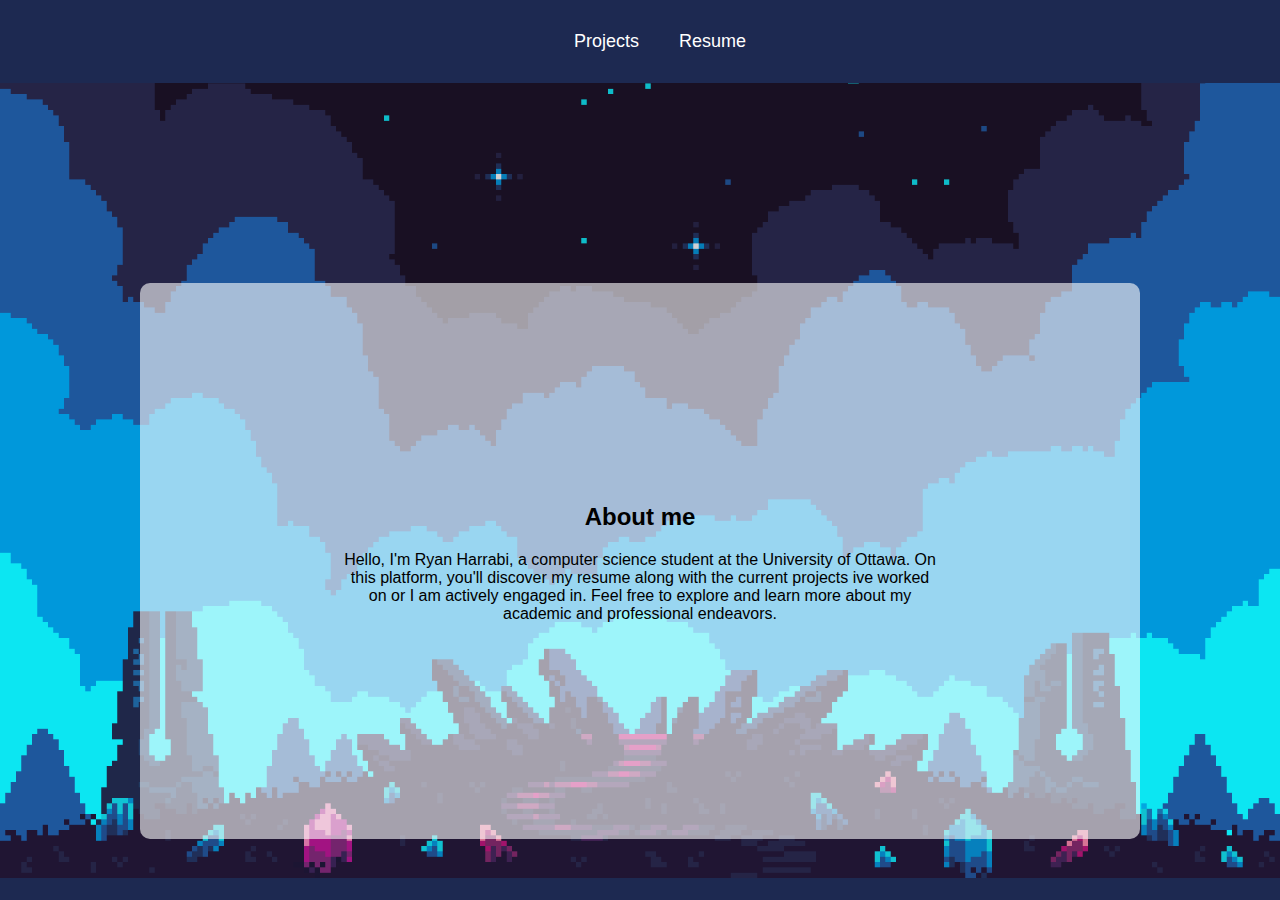
<file: public/index.html>
<!DOCTYPE html>
<html lang="en">
<head>
  <meta charset="UTF-8">
  <meta name="viewport" content="width=device-width, initial-scale=1.0">
  <link rel="stylesheet" href="styles.css">
  <title>Ryan Harrabi - Portfolio</title>
</head>
<body>

  <header>
    <nav>
      <ul>
        <li><a href="projects.html">Projects</a></li>
        <li><a href="resume.html">Resume</a></li>
      </ul>
    </nav>
  </header>

  <div class="about-me-container">
    <div class="about-me-box">
      <h2>About me</h2>
      <p>Hello, I'm Ryan Harrabi, a computer science student at the University of Ottawa. 
        On this platform, you'll discover my resume along with the current projects ive worked on or I am actively engaged in. 
        Feel free to explore and learn more about my academic and professional endeavors.</p>
    </div>
  </div>

</body>
</html>
</file>
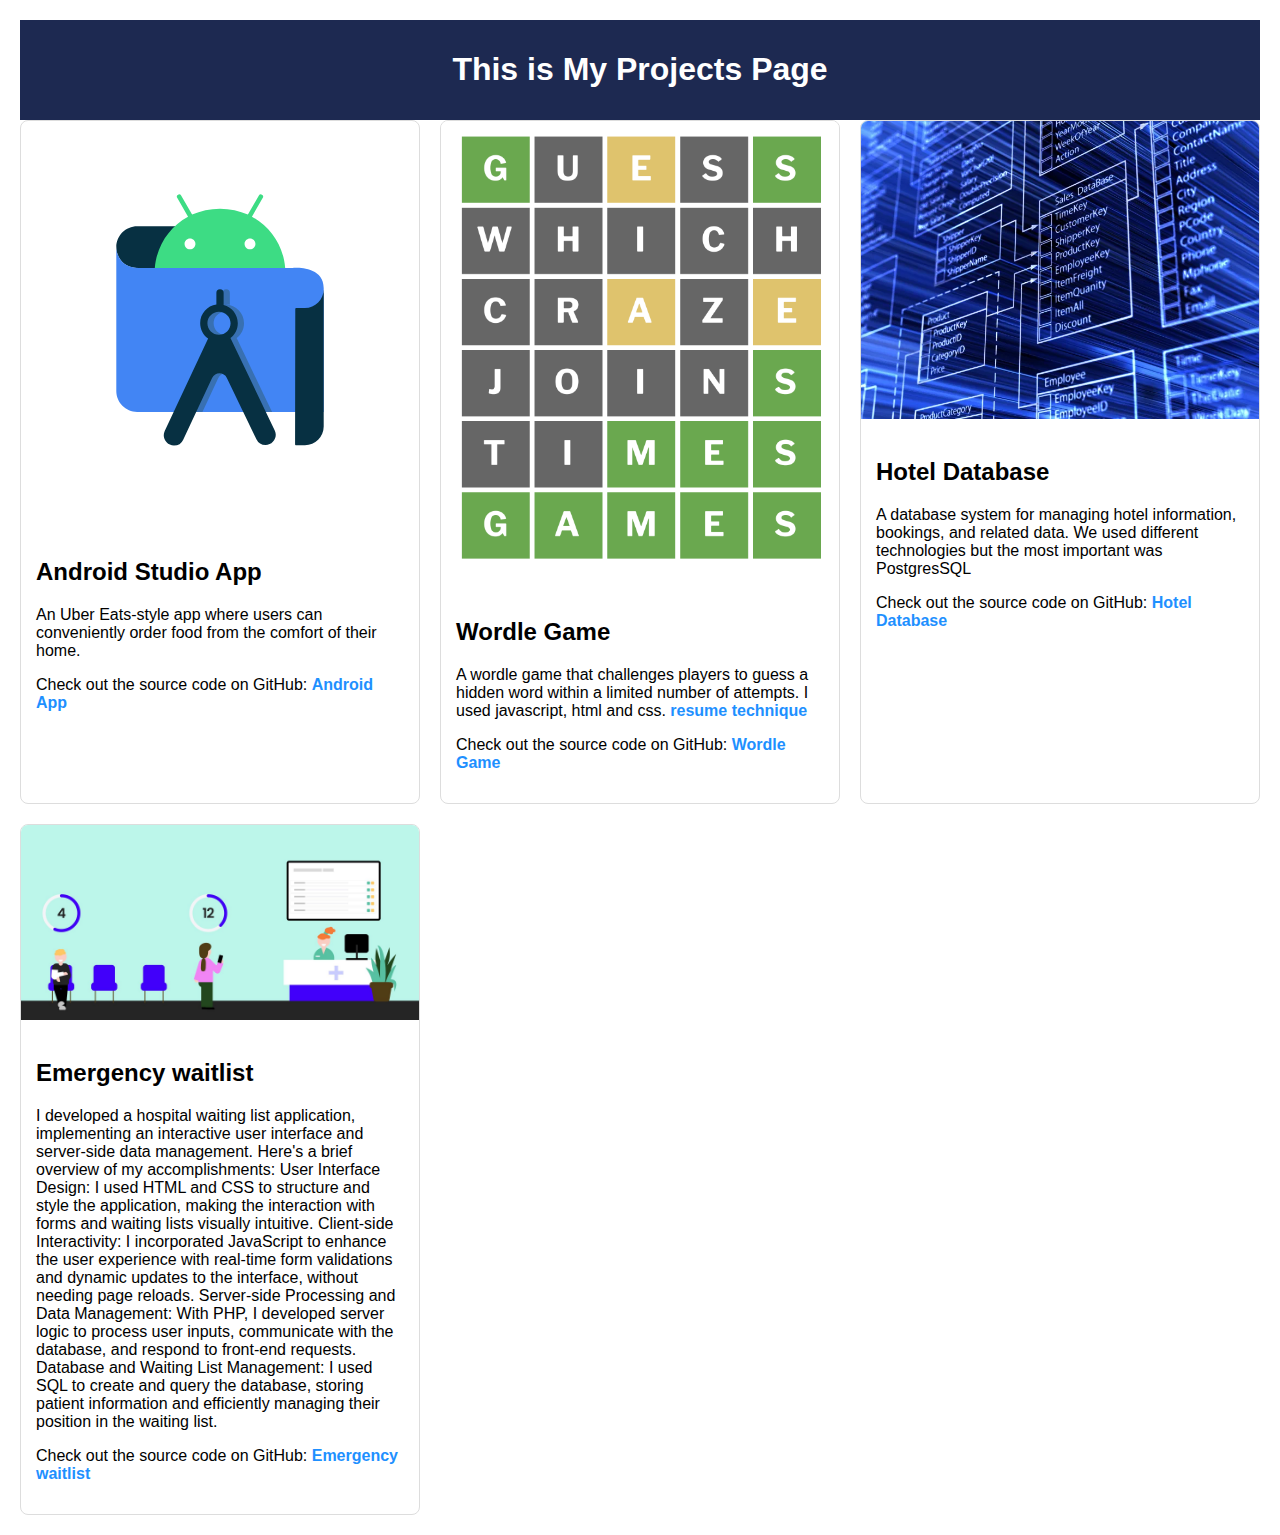
<file: public/projects.html>
<!DOCTYPE html>
<html lang="en">
<head>
    <meta charset="UTF-8">
    <meta name="viewport" content="width=device-width, initial-scale=1.0">
    <link rel="stylesheet" href="projectsstyles.css">
    <title>My Projects</title>
</head>
<body>

    <header>
        <h1>This is My Projects Page</h1>
    </header>

    <div class="projects-container">

        <section class="project">
            <div class="project-thumbnail">
                <img src="images/androidstudiologo.svg" alt="App Thumbnail">
            </div>
            <div class="project-details">
                <h2>Android Studio App</h2>
                <p>
                    An Uber Eats-style app where users can conveniently order food from the comfort of their home.
                </p>
                <p>
                    Check out the source code on GitHub: 
                    <a href="https://github.com/uOttawaSEGA2022/projet-group_19" target="_blank">Android App</a>
                </p>
            </div>
        </section>

        <section class="project">
            <div class="project-thumbnail">
                <img src="images/wordleimage.png" alt="Wordle Game Thumbnail">
            </div>
            <div class="project-details">
                <h2>Wordle Game</h2>
                <p>
                    A wordle game that challenges players to guess a hidden word within a limited number of attempts. I used javascript, html and css. 
                    <a href="https://github.com/nayryan/wordle/blob/main/docs/design_system.md" target="_blank">resume technique</a>
                </p>
                <p>
                    Check out the source code on GitHub: 
                    <a href="https://github.com/nayryan/yatzy" target="_blank">Wordle Game</a>
                </p>
            </div>
        </section>

        <section class="project">
            <div class="project-thumbnail">
                <img src="images/database.webp" alt="Hotel Database Thumbnail">
            </div>
            <div class="project-details">
                <h2>Hotel Database</h2>
                <p>
                    A database system for managing hotel information, bookings, and related data. We used different technologies but the most important was PostgresSQL
                </p>
                <p>
                    Check out the source code on GitHub: 
                    <a href="https://github.com/EtienneBoutet8561234/ProjectDB" target="_blank">Hotel Database</a>
                </p>
            </div>
        </section>

        <section class="project">
            <div class="project-thumbnail">
                <img src="images/waitlist.jpg" alt="Hosptal Thumbnail">
            </div>
            <div class="project-details">
                <h2>Emergency waitlist</h2>
                <p>
                    
I developed a hospital waiting list application, implementing an interactive user interface and server-side data management. Here's a brief overview of my accomplishments:

User Interface Design: I used HTML and CSS to structure and style the application, making the interaction with forms and waiting lists visually intuitive.

Client-side Interactivity: I incorporated JavaScript to enhance the user experience with real-time form validations and dynamic updates to the interface, without needing page reloads.

Server-side Processing and Data Management: With PHP, I developed server logic to process user inputs, communicate with the database, and respond to front-end requests.

Database and Waiting List Management: I used SQL to create and query the database, storing patient information and efficiently managing their position in the waiting list.
                </p>
                <p>
                    Check out the source code on GitHub: 
                    <a href="https://github.com/nayryan/emergency_waitlist" target="_blank">Emergency waitlist</a>
                </p>
            </div>
        </section>

    </div>

</body>
</html>
</file>
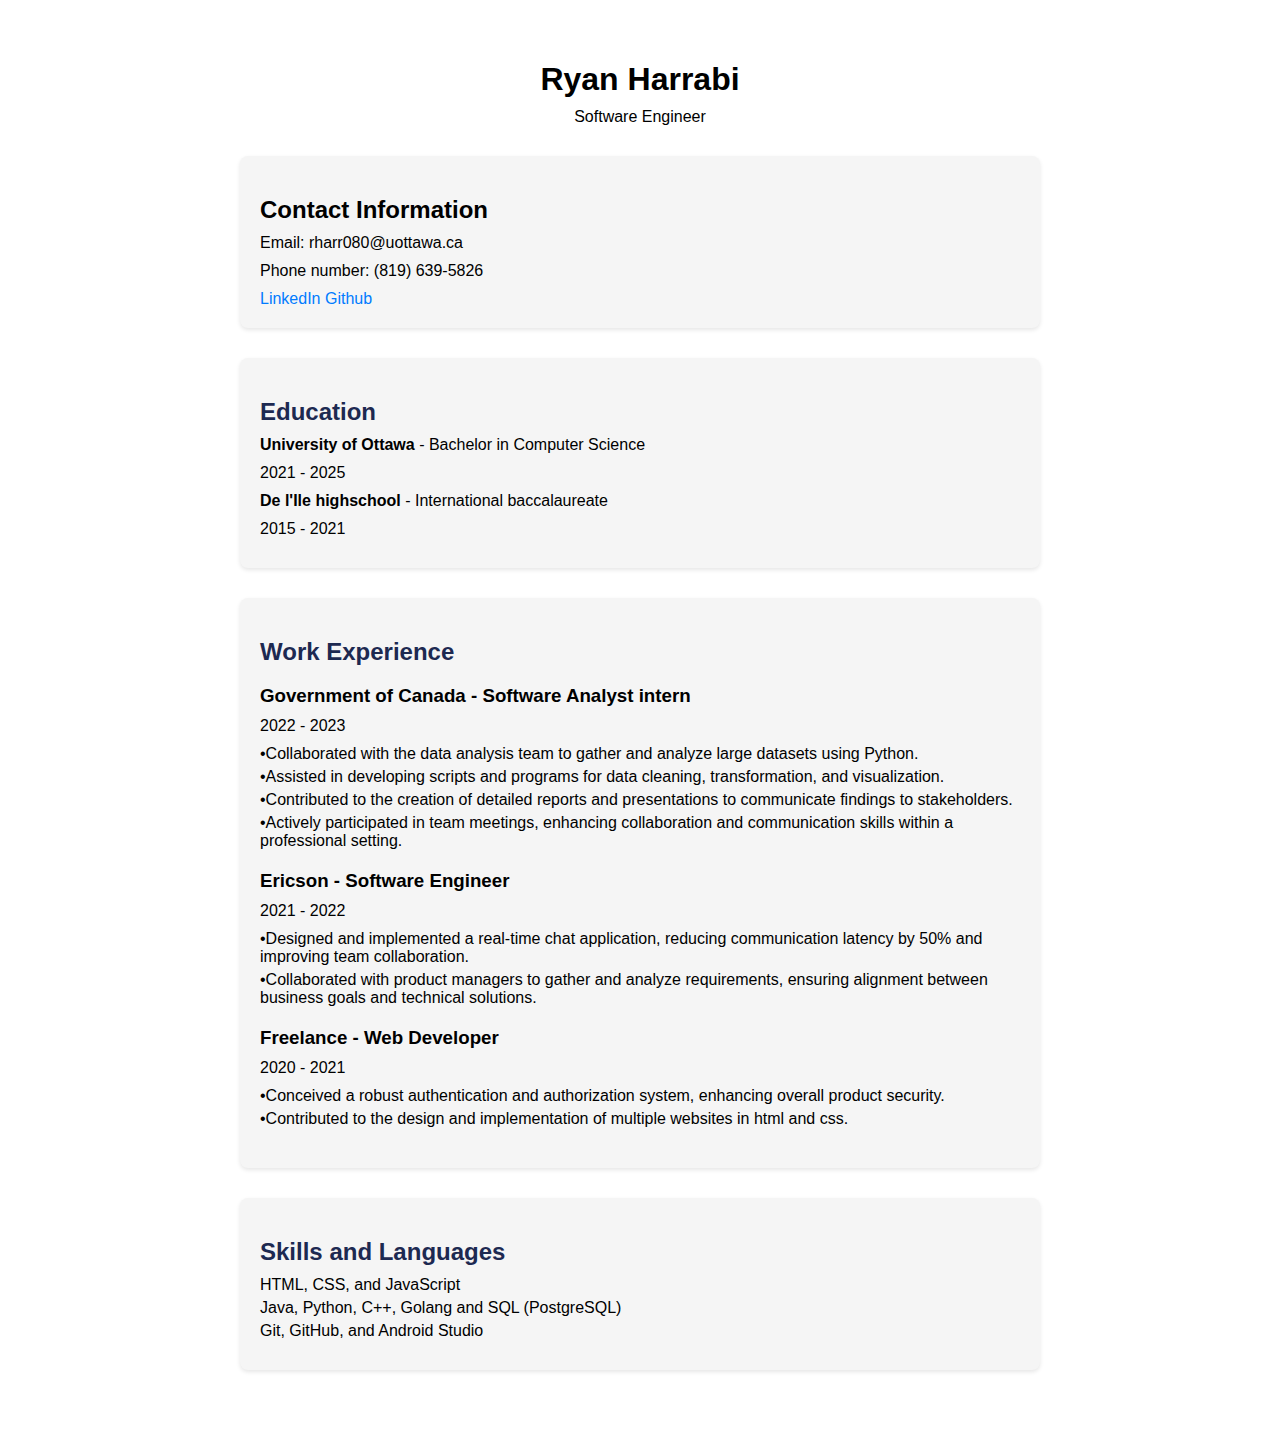
<file: public/resume.html>
<!DOCTYPE html>
<html lang="en">
<head>
  <meta charset="UTF-8">
  <meta name="viewport" content="width=device-width, initial-scale=1.0">
  <title>Ryan Harrabi - CV</title>
  <link rel="stylesheet" href="stylesresume.css">
</head>
<body>
  <div class="resume">
    <header>
      <h1>Ryan Harrabi</h1>
      <p>Software Engineer</p>
    </header>

    <section class="contact-info">
      <h2>Contact Information</h2>
      <p>Email: rharr080@uottawa.ca</p>
      <p>Phone number: (819) 639-5826</p>
      <a href="https://www.linkedin.com/in/ryan-harrabi-3857092b1/" target="_blank">LinkedIn</a>
      <a href="https://github.com/nayryan" target="_blank">Github</a>
    </section>

    <section class="education">
      <h2 class="section-title">Education</h2>
      <p><strong>University of Ottawa</strong> - Bachelor in Computer Science</p>
      <p>2021 - 2025</p>
      <p><strong>De l'Ile highschool</strong> - International baccalaureate</p>
      <p>2015 - 2021</p>
    </section>

    <section class="experience">
      <h2 class="section-title">Work Experience</h2>
      
      <div class="job">
        <h3><strong>Government of Canada</strong> - Software Analyst intern</h3>
        <p>2022 - 2023</p>
        <ul>
          <li>•Collaborated with the data analysis team to gather and analyze large datasets using Python.</li>
          <li>
            •Assisted in developing scripts and programs for data cleaning, transformation, and visualization.
          </li>
          <li>•Contributed to the creation of detailed reports and presentations to communicate findings to stakeholders.
          </li>
          <li>•Actively participated in team meetings, enhancing collaboration and communication skills within a professional setting.</li>
        </ul>
      </div>

      <div class="job">
        <h3><strong>Ericson</strong> - Software Engineer</h3>
        <p>2021 - 2022</p>
        <ul>
          <li>•Designed and implemented a real-time chat application, reducing communication latency by 50% and improving team collaboration.</li>
          <li>•Collaborated with product managers to gather and analyze requirements, ensuring alignment between business goals and technical solutions.</li>
        </ul>
      </div>

      <div class="job">
        <h3><strong>Freelance</strong> - Web Developer</h3>
        <p>2020 - 2021</p>
        <ul>
          <li>•Conceived a robust authentication and authorization system, enhancing overall product security.</li>
          <li>•Contributed to the design and implementation of multiple websites in html and css.</li>
        </ul>
      </div>
    </section>

    <section class="skills">
      <h2 class="section-title">Skills and Languages</h2>
      <ul>
        <li>HTML, CSS, and JavaScript</li>
        <li>Java, Python, C++, Golang and SQL (PostgreSQL)</li>
        <li>Git, GitHub, and Android Studio</li>
      </ul>
    </section>
  </div>
</body>
</html>
</file>
<file: public/styles.css>
body {
    margin: 0;
    padding: 0;
    font-family: 'Arial', sans-serif;
    background-image: url('images/sky.gif');
    background-color: #1d2951;
    background-size: cover;
    background-repeat: no-repeat;
    background-position: center center;
    display: flex;
    flex-direction: column;
    align-items: center;
  }
  
  header {
    background-color: #1d2951;
    color: #fff;
    padding: 15px;
    width: 100%;
    box-sizing: border-box;
  }
  
  nav ul {
    list-style-type: none;
    display: flex;
    justify-content: center;
  }
  
  nav a {
    text-decoration: none;
    color: #fff;
    margin: 0 20px;
    font-size: 18px;
  }

  .about-me-container {
    background-color: rgba(255, 255, 255, 0.6);
    border-radius: 10px;
    padding: 200px;
    max-width: 600px;
    text-align: center;
    margin-top: 200px; 
  }
  
  .about-me-box {
    word-break: break-word;
  }
  
  @media screen and (max-width: 60px) {
    body {
      background-size: contain; 
    }
    .about-me-box {
        font-size: 16px; 
      }
  }
</file>
<file: public/projectsstyles.css>
body {
    font-family: 'Arial', sans-serif;
    margin: 20px;
}

header {
    background-color: #1d2951;
    color: white;
    padding: 10px;
    text-align: center;
}

.projects-container {
    display: grid;
    grid-template-columns: repeat(auto-fit, minmax(300px, 1fr));
    gap: 20px;
    justify-content: center;
}

.project {
    border: 1px solid #ddd;
    border-radius: 8px;
    overflow: hidden;
    display: flex;
    flex-direction: column;
}

.project-thumbnail img {
    width: 100%;
    height: auto;
}

.project-details {
    padding: 15px;
}

a {
    color: #1e90ff;
    text-decoration: none;
    font-weight: bold;
}

a:hover {
    text-decoration: underline;
}
</file>
<file: public/stylesresume.css>
body {
    font-family: 'Arial', sans-serif;
    margin: 20px;
    background-color: #ffffff; 
    color: #000000; 
  }
  
  .resume {
    max-width: 800px;
    margin: 0 auto;
    padding: 20px;
  }
  
  header {
    text-align: center;
    margin-bottom: 30px;
  }
  
  h1, h2, h3 {
    margin-bottom: 10px;
  }
  
  p {
    margin: 10px 0;
  }
  
  .contact-info, .education, .experience, .skills {
    background-color: #f5f5f5;
    padding: 20px;
    border-radius: 8px;
    box-shadow: 0 2px 4px rgba(0, 0, 0, 0.1);
    margin-bottom: 30px;
  }
  
  .section-title {
    font-weight: bold;
    color: #1d2951;
  }
  
  .job {
    margin-bottom: 20px;
  }
  
  ul {
    padding: 0;
    margin: 10px 0;
  }
  
  li {
    list-style: none;
    margin-bottom: 5px;
  }
  
  a {
    color: #007BFF;
    text-decoration: none;
  }
  
  a:hover {
    text-decoration: underline;
  }
  
  @media only screen and (max-width: 600px) {
    .contact-info, .education, .experience, .skills {
      padding: 15px;
      margin-bottom: 20px;
    }
  }
</file>
